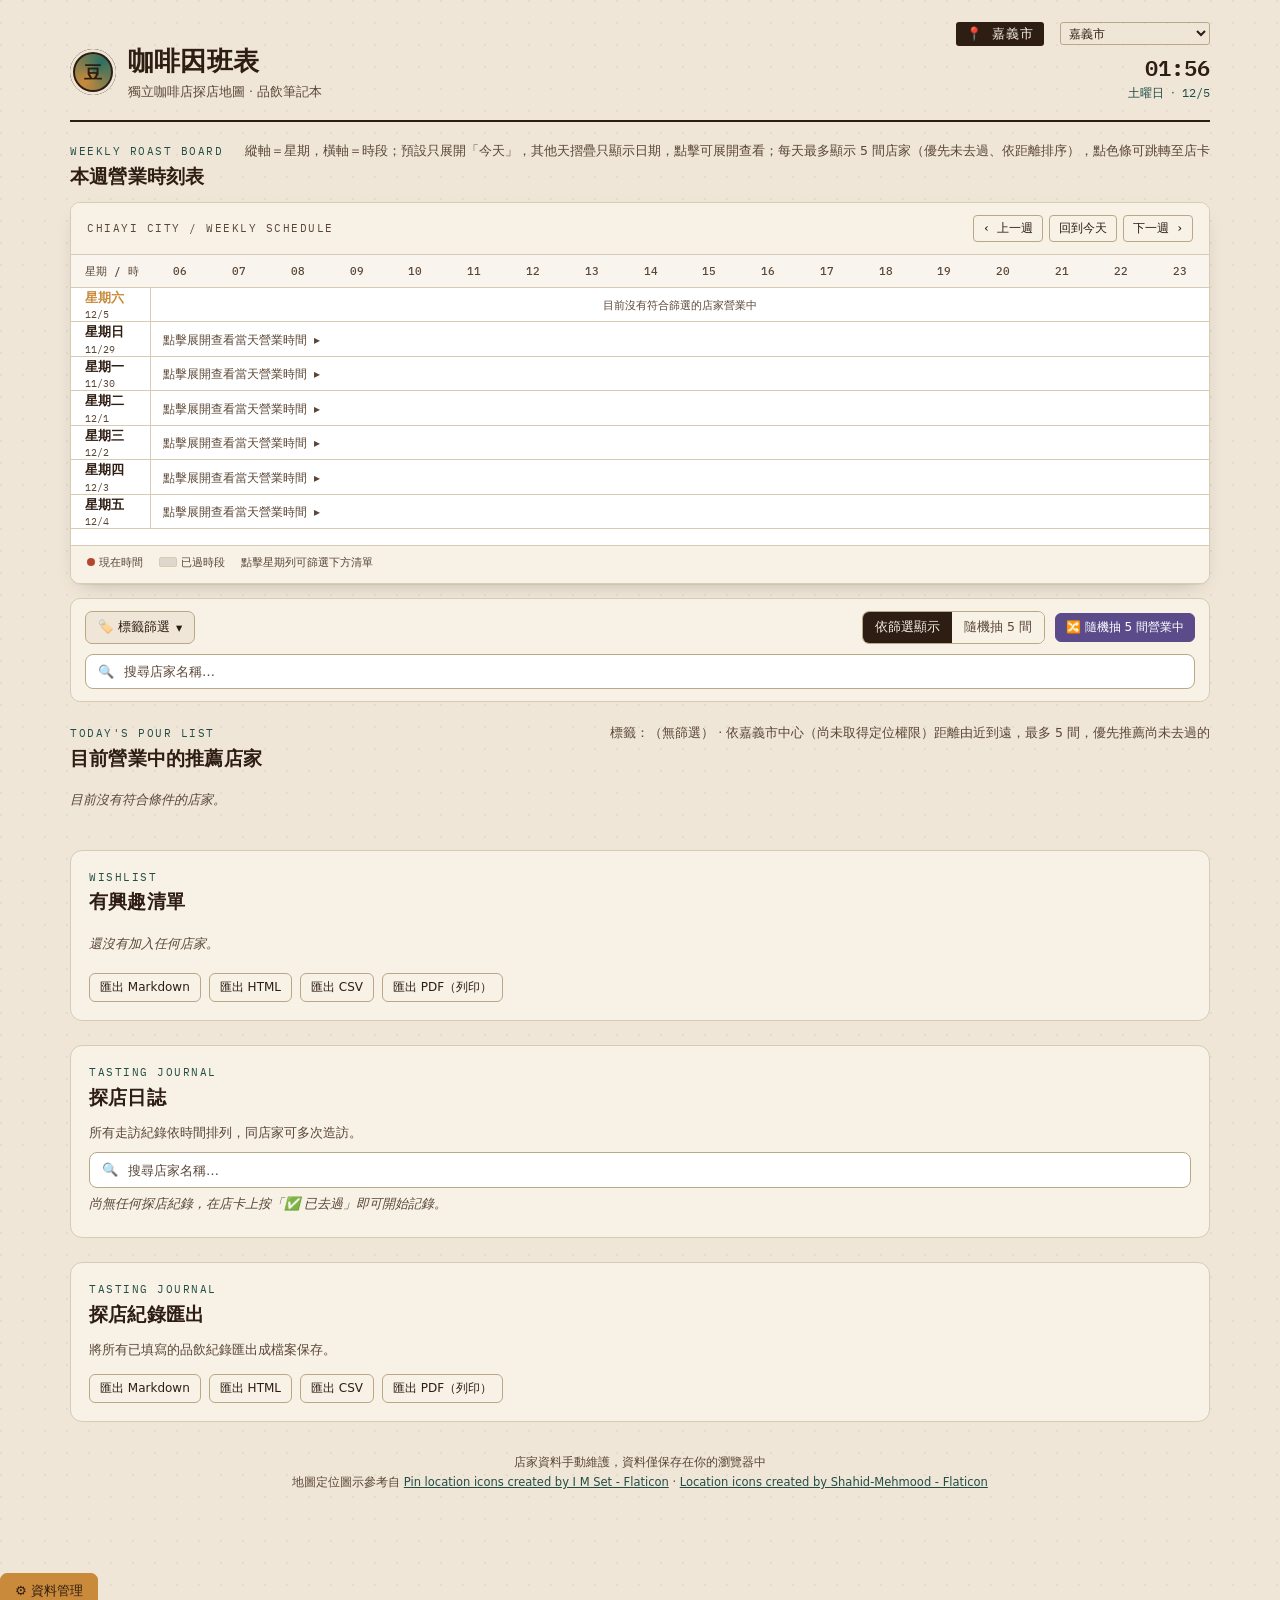
<file: index.html>
<!DOCTYPE html>
<html lang="zh-Hant">
<head>
<meta charset="UTF-8"/>
<meta name="viewport" content="width=device-width, initial-scale=1"/>
<title>咖啡因班表｜嘉義獨立咖啡店探店地圖</title>
<link rel="preconnect" href="https://fonts.googleapis.com">
<link href="https://fonts.googleapis.com/css2?family=Fraunces:ital,opsz,wght@0,9..144,400;0,9..144,600;0,9..144,700;1,9..144,500&family=IBM+Plex+Sans+TC:wght@400;500;600;700&family=IBM+Plex+Mono:wght@400;500;600&display=swap" rel="stylesheet">

<!--
  網站結構說明：
  這個網站刻意拆成「資料」「網站骨架／邏輯」「風味輪／雷達圖／表單元件」三種可分開更新的部分：
    data/shops.json            — 店家資料，手動用新的 Google Sheet 匯出結果覆蓋即可
    data/tag-taxonomy.json     — 標籤三分類（沖煮／餐點／服務裝潢），手動維護
    skills/radar-chart/        — 雷達圖元件（軸的項目由 assets/radar-axes.config.json 決定）※實際被下面的
                                  tasting-record-form 設定檔取代（見 app.js 的 loadExternalConfig）
    skills/tasting-record-form/— 品飲紀錄表單元件（欄位由 assets/tasting-form-fields.json 決定，
                                  其中 radar-axis 類型欄位會自動同時變成雷達圖的軸）
    skills/sca-flavor-wheel/   — 風味輪元件（SCA 官方風味輪資料，中文化）
    js/app.js                  — 網站骨架／互動邏輯，開機時 fetch 上面幾份設定檔組裝起來
  想個別調整哪一部分，直接改對應的檔案即可，不需要動到其他部分。
-->

<link rel="stylesheet" href="css/theme.css">
<link rel="stylesheet" href="css/layout.css">
<link rel="stylesheet" href="css/modal.css">
<link rel="stylesheet" href="skills/sca-flavor-wheel/assets/flavor-wheel.css">
</head>
<body>

<div class="app">
  <div class="topbar">
    <div class="brand"><div class="brand-mark">豆</div><div><h1>咖啡因班表</h1><p>獨立咖啡店探店地圖 ‧ 品飲筆記本</p></div></div>
    <div class="locale-badge">
      <span class="city">📍 <span id="cityLabel">嘉義市</span></span>
      <select id="citySelect"><option value="嘉義市">嘉義市</option><option value="_soon" disabled>其他縣市（即將推出）</option></select>
      <div class="now" id="nowClock">--:--<span id="nowDate">----</span></div>
    </div>
  </div>

  <div class="section-head">
    <div><span class="eyebrow">Weekly Roast Board</span><h2>本週營業時刻表</h2></div>
    <div class="hint">縱軸＝星期，橫軸＝時段；預設只展開「今天」，其他天摺疊只顯示日期，點擊可展開查看；每天最多顯示 5 間店家（優先未去過、依距離排序），點色條可跳轉至店卡</div>
  </div>

  <div class="board-wrap">
    <div class="board-top-bar">
      <span class="label">Chiayi City / Weekly Schedule</span>
      <div class="week-nav">
        <button id="weekPrev">‹ 上一週</button>
        <button id="weekToday">回到今天</button>
        <button id="weekNext">下一週 ›</button>
      </div>
    </div>
    <div class="gantt-scroll" id="ganttScroll"><table class="gantt-table" id="ganttTable"></table></div>
    <div class="board-selected-line" id="selectedLine"></div>
    <div class="board-footer">
      <span class="legend-item"><span class="now-dot"></span> 現在時間</span>
      <span class="legend-item"><span class="past-swatch"></span> 已過時段</span>
      <span>點擊星期列可篩選下方清單</span>
    </div>
  </div>

  <div class="controls" id="controlsPanel"></div>
  <div class="section-head"><div><span class="eyebrow">Today's Pour List</span><h2 id="cardsTitle">探店清單</h2></div><div class="hint" id="cardsHint"></div></div>
  <div class="cards-grid" id="shopCards"></div>

  <div class="interest-panel">
    <div class="section-head"><div><span class="eyebrow">Wishlist</span><h2>有興趣清單</h2></div></div>
    <div class="interest-strip" id="interestStrip"></div>
    <div class="export-row">
      <button class="btn ghost small" data-export="interest" data-fmt="md">匯出 Markdown</button>
      <button class="btn ghost small" data-export="interest" data-fmt="html">匯出 HTML</button>
      <button class="btn ghost small" data-export="interest" data-fmt="csv">匯出 CSV</button>
      <button class="btn ghost small" data-export="interest" data-fmt="pdf">匯出 PDF（列印）</button>
    </div>
  </div>
  <div class="records-panel" id="journalPanel">
    <div class="section-head"><div><span class="eyebrow">Tasting Journal</span><h2>探店日誌</h2></div></div>
    <p class="hint" style="margin-bottom:10px;">所有走訪紀錄依時間排列，同店家可多次造訪。</p>
    <div class="search-row">
      <span class="search-icon">🔍</span>
      <input type="text" id="journalSearchInput" placeholder="搜尋店家名稱…"/>
      <button class="search-clear-btn" id="clearJournalSearch" style="display:none;">✕</button>
    </div>
    <div id="journalTimeline"></div>
  </div>

  <div class="records-panel">
    <div class="section-head"><div><span class="eyebrow">Tasting Journal</span><h2>探店紀錄匯出</h2></div></div>
    <p class="hint">將所有已填寫的品飲紀錄匯出成檔案保存。</p>
    <div class="export-row">
      <button class="btn ghost small" data-export="records" data-fmt="md">匯出 Markdown</button>
      <button class="btn ghost small" data-export="records" data-fmt="html">匯出 HTML</button>
      <button class="btn ghost small" data-export="records" data-fmt="csv">匯出 CSV</button>
      <button class="btn ghost small" data-export="records" data-fmt="pdf">匯出 PDF（列印）</button>
    </div>
  </div>
  <footer class="credit">店家資料手動維護，資料僅保存在你的瀏覽器中<br>
    地圖定位圖示參考自 <a href="https://www.flaticon.com/free-icons/pin-location" title="pin location icons" target="_blank" rel="noopener">Pin location icons created by I M Set - Flaticon</a>
    ‧ <a href="https://www.flaticon.com/free-icons/location" title="location icons" target="_blank" rel="noopener">Location icons created by Shahid-Mehmood - Flaticon</a>
  </footer>
</div>

<button class="btn gold data-panel-toggle" id="dataPanelToggle">⚙ 資料管理</button>
<div class="data-panel" id="dataPanel" style="display:none;">
  <h3>資料匯入 / 重設</h3>
  <p>貼上 JSON 陣列覆蓋店家資料（欄位含 <code>city</code>、<code>mapUrl</code>）。正式更新請直接覆蓋 <code>data/shops.json</code> 並重新部署；這裡的匯入只影響你自己瀏覽器裡暫存的資料。</p>
  <textarea id="importText"></textarea>
  <div style="display:flex;gap:8px;margin-top:8px;"><button class="btn small" id="importBtn">套用匯入</button><button class="btn ghost small" id="resetBtn">重設為預設資料</button></div>
</div>
<div id="modalRoot"></div><div id="confirmRoot"></div><div id="recordViewerRoot"></div>
<div class="bar-tooltip" id="barTooltip"></div>

<!-- 元件 skill（需在 app.js 之前載入，app.js 會用到這些全域物件） -->
<script src="skills/radar-chart/assets/radar-chart.js"></script>
<script src="skills/tasting-record-form/assets/tasting-record-form.js"></script>
<script src="skills/sca-flavor-wheel/assets/flavor-wheel.js"></script>

<!-- 網站骨架／互動邏輯：開機時會 fetch data/*.json 與 skills/*/assets/*.json 組裝 -->
<script src="js/app.js"></script>
</body>
</html>
</file>
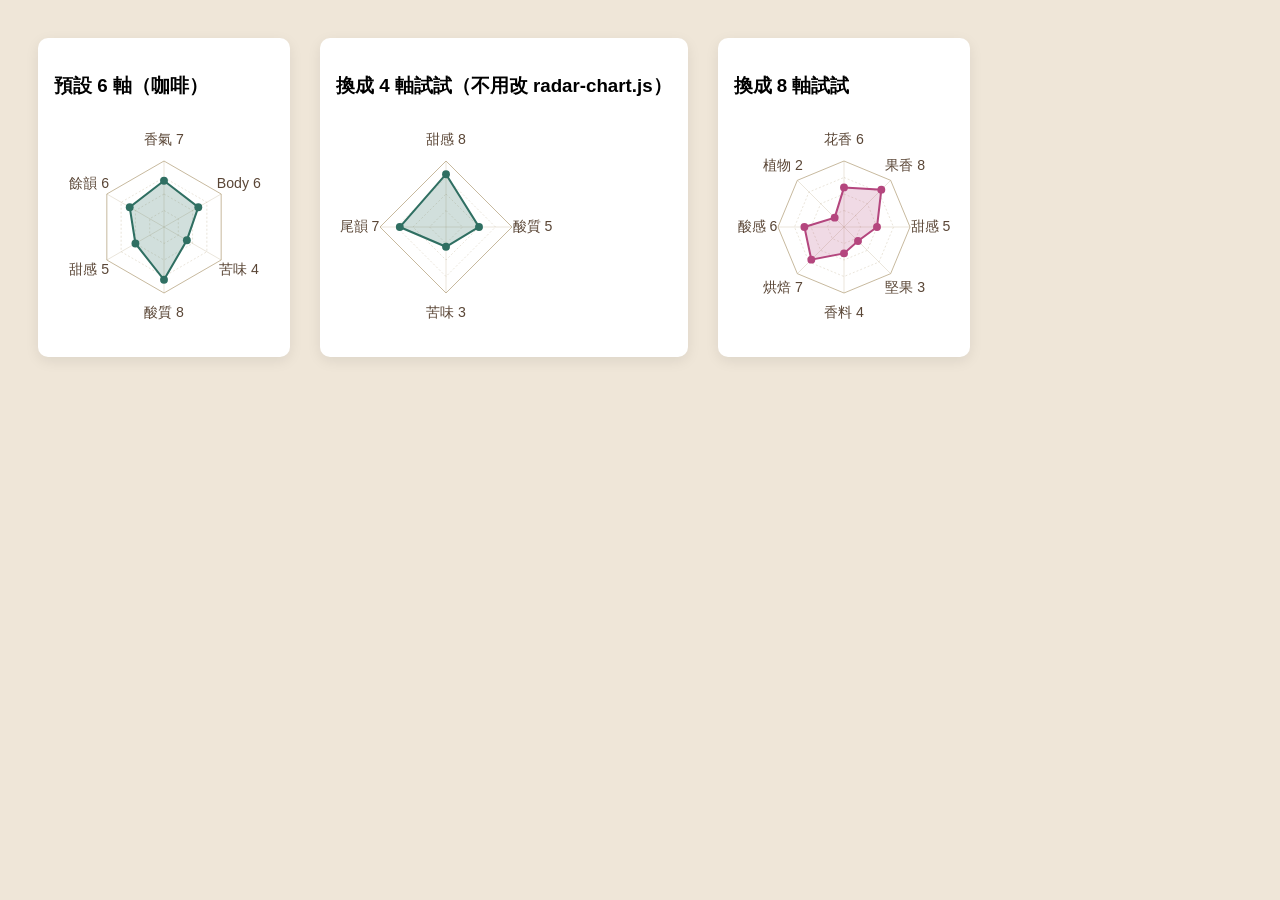
<file: skills/radar-chart/assets/demo.html>
<!DOCTYPE html>
<html lang="zh-Hant">
<head>
<meta charset="UTF-8"/>
<title>RadarChart demo</title>
<style>body{font-family:sans-serif;background:#EFE6D8;padding:30px;display:flex;gap:30px;flex-wrap:wrap;}
.card{background:#fff;border-radius:10px;padding:16px;box-shadow:0 4px 14px rgba(0,0,0,.08);}
</style>
</head>
<body>
<div class="card">
  <h3>預設 6 軸（咖啡）</h3>
  <div id="wrap6"></div>
</div>
<div class="card">
  <h3>換成 4 軸試試（不用改 radar-chart.js）</h3>
  <div id="wrap4"></div>
</div>
<div class="card">
  <h3>換成 8 軸試試</h3>
  <div id="wrap8"></div>
</div>

<script src="radar-chart.js"></script>
<script>
fetch('radar-axes.config.json').then(r=>r.json()).then(cfg=>{
  const values = {aroma:7, body:6, bitterness:4, acidity:8, sweetness:5, aftertaste:6};
  document.getElementById('wrap6').innerHTML = RadarChart.render(cfg.axes, values, {size:220});
});

const axes4 = [
  {key:'a', label:'甜感', max:10},
  {key:'b', label:'酸質', max:10},
  {key:'c', label:'苦味', max:10},
  {key:'d', label:'尾韻', max:10}
];
document.getElementById('wrap4').innerHTML = RadarChart.render(axes4, {a:8,b:5,c:3,d:7}, {size:220});

const axes8 = [
  {key:'a',label:'花香',max:10},{key:'b',label:'果香',max:10},{key:'c',label:'甜感',max:10},
  {key:'d',label:'堅果',max:10},{key:'e',label:'香料',max:10},{key:'f',label:'烘焙',max:10},
  {key:'g',label:'酸感',max:10},{key:'h',label:'植物',max:10}
];
document.getElementById('wrap8').innerHTML = RadarChart.render(axes8, {a:6,b:8,c:5,d:3,e:4,f:7,g:6,h:2}, {size:220, strokeColor:'#B4467E', fillColor:'rgba(180,70,126,.2)'});
</script>
</body>
</html>
</file>
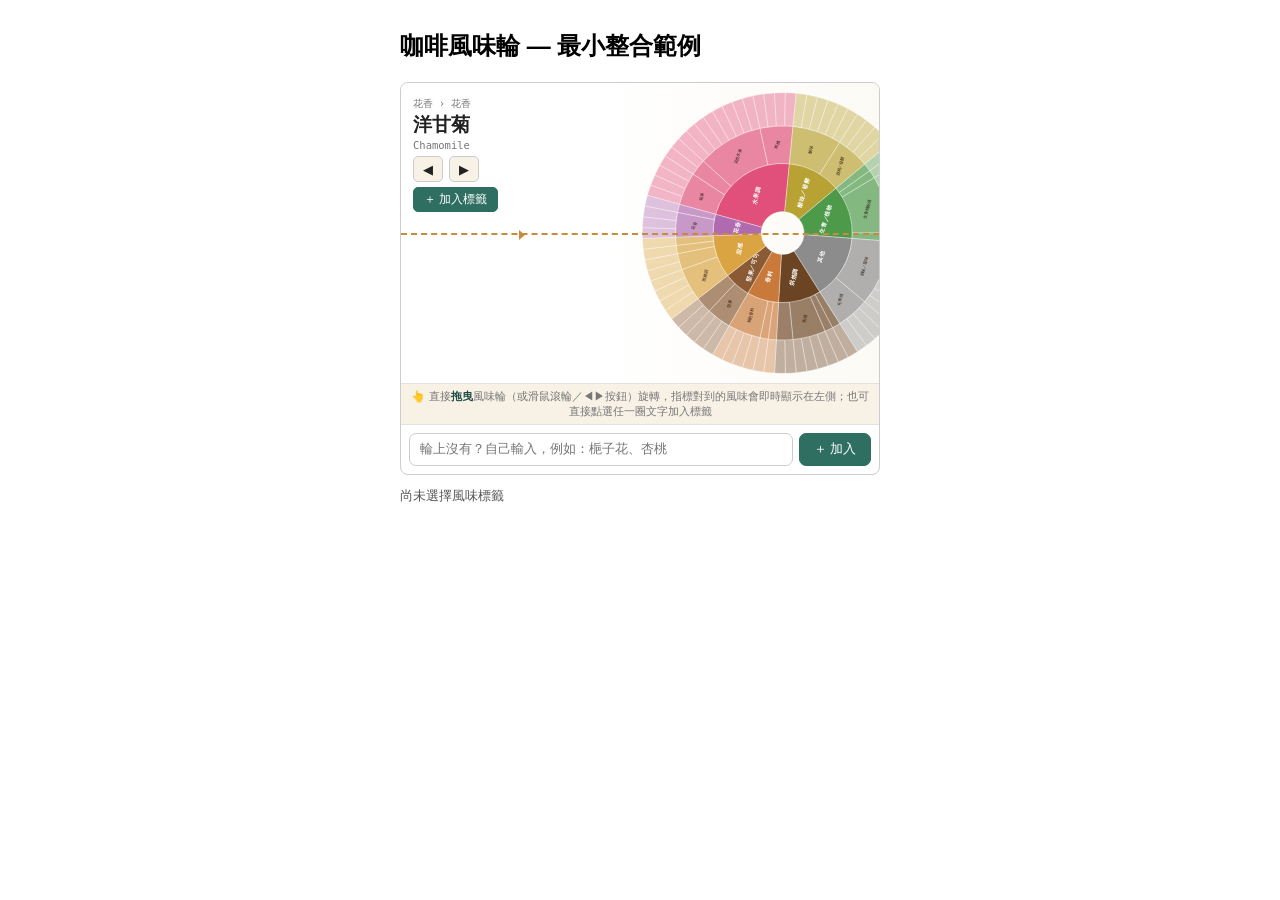
<file: skills/sca-flavor-wheel/assets/demo.html>
<!DOCTYPE html>
<html lang="zh-Hant">
<head>
<meta charset="UTF-8"/>
<meta name="viewport" content="width=device-width, initial-scale=1"/>
<title>FlavorWheel 最小整合範例</title>
<link href="flavor-wheel.css" rel="stylesheet"/>
<style>
  body{max-width:480px;margin:30px auto;font-family:sans-serif;padding:0 14px;}
  #tagRow{margin-top:12px;font-size:13px;color:#555;min-height:20px;}
  .tag{display:inline-flex;align-items:center;gap:4px;background:#eee;border-radius:999px;padding:3px 6px 3px 10px;margin:2px;font-size:12px;cursor:pointer;}
  .tag:hover{background:#fde8e8;}
  .tag .x{opacity:.55;font-size:11px;}
</style>
</head>
<body>
  <h2>咖啡風味輪 — 最小整合範例</h2>
  <div id="wheelContainer"></div>
  <div id="tagRow"></div>

<script src="flavor-wheel.js"></script>
<script>
  // 外部自己維護的標籤狀態（實務上這通常是某筆表單/紀錄的一個欄位）
  let myTags = [];

  function renderTagRow(){
    document.getElementById('tagRow').innerHTML = myTags.length
      ? myTags.map(t => `<span class="tag" data-tag="${t}">#${t}<span class="x">✕</span></span>`).join('')
      : '尚未選擇風味標籤';
  }
  document.getElementById('tagRow').addEventListener('click', (e) => {
    const el = e.target.closest('[data-tag]');
    if (!el) return;
    const i = myTags.indexOf(el.getAttribute('data-tag'));
    if (i !== -1) myTags.splice(i, 1);
    renderTagRow();
    wheel.refresh(); // 標籤是在輪盤外部被移除的，呼叫 refresh() 讓輪盤同步高亮狀態
  });

  const wheel = FlavorWheel.create(document.getElementById('wheelContainer'), {
    getTags: () => myTags,                 // 讓元件知道目前哪些細項該顯示為「已選」
    startCategory: '花香',                  // 初始指標指向的大分類（選填）
    onToggle: (leaf) => {                   // 使用者點擊細項／按下「加入標籤」時觸發
      const idx = myTags.indexOf(leaf.zh);
      if (idx === -1) myTags.push(leaf.zh); else myTags.splice(idx, 1);
      renderTagRow();
      // 如果 myTags 是在元件之外被改的（例如刪除按鈕在別處），改完後呼叫 wheel.refresh() 讓輪盤同步
    }
  });

  window.wheel = wheel; // 方便除錯／外部呼叫 wheel.refresh()
  renderTagRow();
</script>
</body>
</html>
</file>
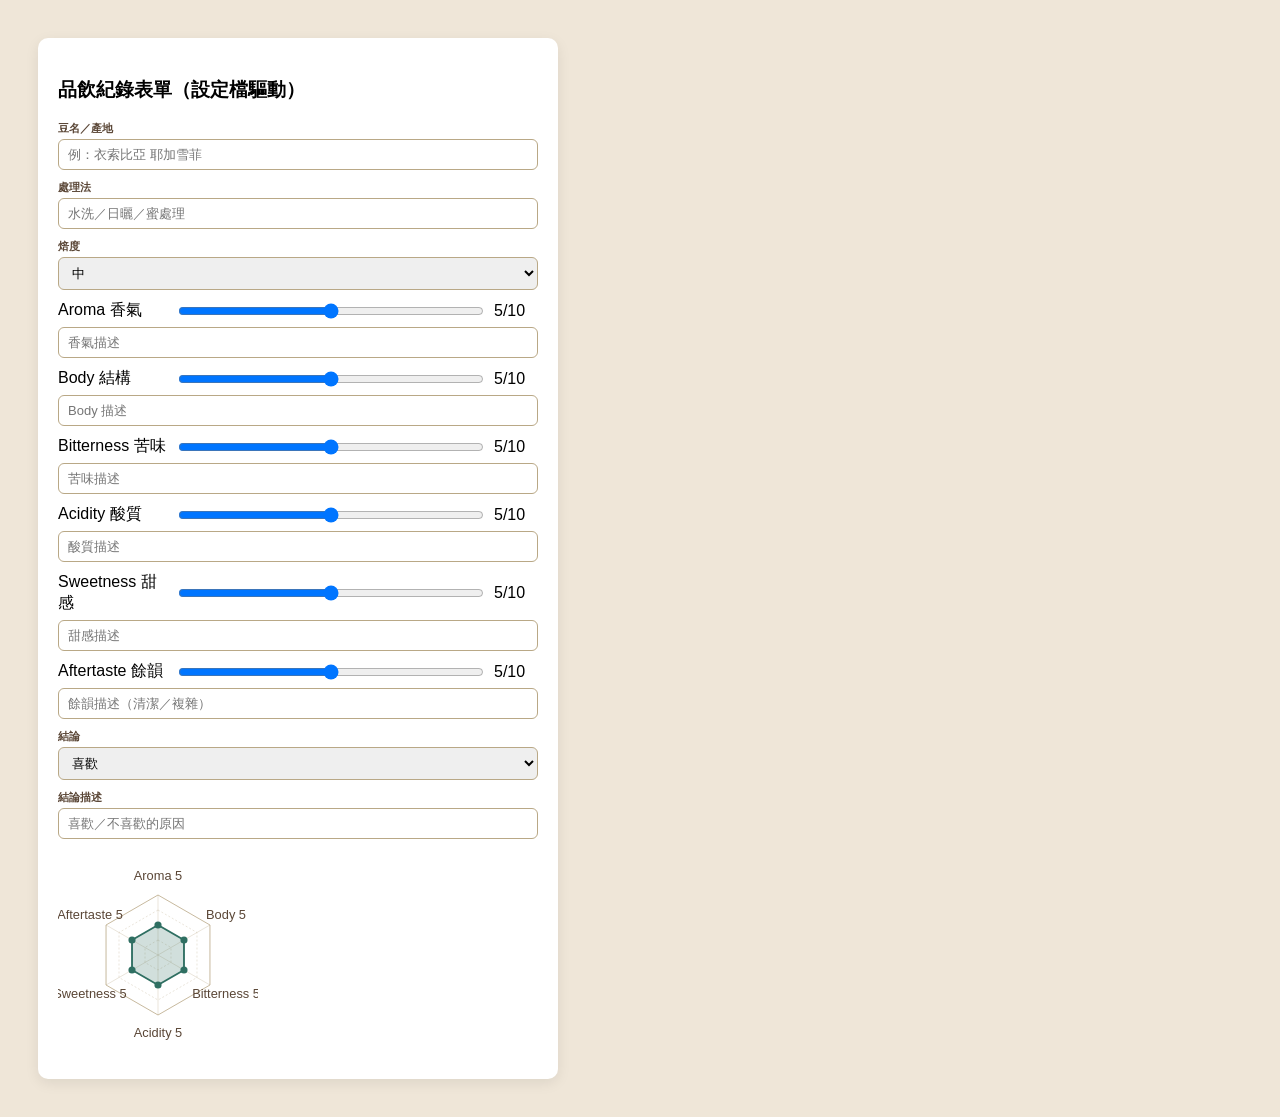
<file: skills/tasting-record-form/assets/demo.html>
<!DOCTYPE html>
<html lang="zh-Hant">
<head>
<meta charset="UTF-8"/>
<title>TastingForm demo</title>
<style>
body{font-family:sans-serif;background:#EFE6D8;padding:30px;}
.card{background:#fff;border-radius:10px;padding:20px;max-width:480px;box-shadow:0 4px 14px rgba(0,0,0,.08);}
.field{margin-bottom:10px;}
.field label{display:block;font-size:11px;font-weight:600;color:#5A4636;margin-bottom:3px;text-transform:uppercase;}
.field input,.field select{width:100%;border:1px solid #B9A886;border-radius:6px;padding:7px 9px;font-size:13px;box-sizing:border-box;}
.slider-field{display:grid;grid-template-columns:110px 1fr 44px;align-items:center;gap:8px;margin-bottom:6px;}
#radarOut{margin-top:16px;}
</style>
</head>
<body>
<div class="card">
  <h3>品飲紀錄表單（設定檔驅動）</h3>
  <div id="formMount"></div>
  <div id="radarOut"></div>
</div>

<script src="../../radar-chart/assets/radar-chart.js"></script>
<script src="tasting-record-form.js"></script>
<script>
fetch('tasting-form-fields.json').then(r=>r.json()).then(config=>{
  const entry = TastingForm.emptyEntry(config);
  const mount = document.getElementById('formMount');
  mount.innerHTML = TastingForm.fieldsHTML(config, entry);

  const axes = TastingForm.deriveRadarAxes(config);
  function redrawRadar(){
    const vals = TastingForm.readRadarValues(config, mount);
    document.getElementById('radarOut').innerHTML = RadarChart.render(axes, vals, {size:200});
  }
  redrawRadar();
  mount.addEventListener('input', function(e){
    const out = mount.querySelector(`[data-out="${e.target.getAttribute('data-field')}"]`);
    if(out) out.textContent = e.target.value + '/' + e.target.max;
    redrawRadar();
  });
});
</script>
</body>
</html>
</file>
<file: css/theme.css>
:root{
  --paper:#EFE6D8;--paper-2:#F7F1E6;--ink:#2E1D12;--ink-soft:#5A4636;
  --line:#D8CBB4;--line-strong:#B9A886;
  --teal:#2F6F62;--teal-dark:#204E45;
  --gold:#C98A3B;--gold-soft:#E8C696;--red:#B4482F;
  --card-shadow:0 1px 0 rgba(46,29,18,.05),0 8px 20px -12px rgba(46,29,18,.35);
}
*{box-sizing:border-box;}html,body{margin:0;padding:0;}
body{background:var(--paper);background-image:radial-gradient(circle at 1px 1px,rgba(46,29,18,.05) 1px,transparent 0);background-size:22px 22px;color:var(--ink);font-family:'IBM Plex Sans TC',system-ui,sans-serif;line-height:1.5;-webkit-font-smoothing:antialiased;}
h1,h2,h3{font-family:'Fraunces',serif;margin:0;letter-spacing:.2px;}
.mono{font-family:'IBM Plex Mono',monospace;}
a{color:inherit;}button{font-family:inherit;cursor:pointer;}
.app{max-width:1180px;margin:0 auto;padding:20px 20px 80px;}
</file>
<file: css/layout.css>
/* Topbar */
.topbar{display:flex;align-items:flex-end;justify-content:space-between;flex-wrap:wrap;gap:14px;padding-bottom:18px;margin-bottom:20px;border-bottom:2px solid var(--ink);}
.brand{display:flex;align-items:center;gap:12px;}
.brand-mark{width:46px;height:46px;border-radius:50%;background:conic-gradient(from 220deg,var(--gold),var(--teal),var(--gold));display:flex;align-items:center;justify-content:center;box-shadow:inset 0 0 0 3px var(--paper),inset 0 0 0 5px var(--ink);font-family:'Fraunces',serif;font-weight:700;color:var(--ink);font-size:18px;}
.brand h1{font-size:26px;font-weight:700;}
.brand p{margin:2px 0 0;font-size:12.5px;color:var(--ink-soft);}
.locale-badge{text-align:right;font-family:'IBM Plex Mono',monospace;}
.locale-badge .city{font-size:13px;background:var(--ink);color:var(--paper-2);padding:3px 10px 4px;border-radius:3px;letter-spacing:1px;}
.locale-badge select{font-family:inherit;font-size:12px;margin-left:6px;background:transparent;border:1px solid var(--line-strong);border-radius:3px;color:var(--ink);padding:2px 4px;}
.locale-badge .now{font-size:22px;font-weight:600;margin-top:6px;}
.locale-badge .now span{color:var(--teal-dark);font-size:12px;display:block;font-weight:400;}

.section-head{display:flex;align-items:baseline;justify-content:space-between;gap:12px;margin-bottom:12px;flex-wrap:wrap;}
.section-head h2{font-size:19px;}
.eyebrow{font-family:'IBM Plex Mono',monospace;font-size:11px;letter-spacing:1.5px;text-transform:uppercase;color:var(--teal-dark);display:block;margin-bottom:2px;}
.hint{font-size:12.5px;color:var(--ink-soft);}

/* ===== GANTT (white bg) ===== */
.board-wrap{background:#fff;border-radius:10px;padding:0;box-shadow:var(--card-shadow);margin-bottom:14px;border:1px solid var(--line);overflow:hidden;}
.board-top-bar{display:flex;justify-content:space-between;align-items:center;padding:12px 16px;gap:10px;flex-wrap:wrap;border-bottom:1px solid var(--line);background:var(--paper-2);}
.board-top-bar .label{color:var(--ink-soft);font-family:'IBM Plex Mono',monospace;font-size:11px;letter-spacing:1.5px;text-transform:uppercase;}
.week-nav{display:flex;gap:6px;align-items:center;}
.week-nav button{background:transparent;border:1px solid var(--line-strong);color:var(--ink);border-radius:4px;padding:4px 9px;font-size:12px;font-family:'IBM Plex Mono',monospace;}
.week-nav button:hover{background:var(--paper);}

.gantt-scroll{overflow-x:auto;-webkit-overflow-scrolling:touch;cursor:grab;touch-action:pan-x;}
.gantt-scroll.gantt-dragging{cursor:grabbing;user-select:none;}
.gantt-scroll.gantt-dragging *{cursor:grabbing;}
.gantt-table{border-collapse:separate;border-spacing:0;width:100%;min-width:780px;font-family:'IBM Plex Mono',monospace;}
.gantt-table th{font-size:11px;font-weight:500;color:var(--ink-soft);padding:8px 0;text-align:center;box-shadow:inset 0 -1px 0 var(--line);background:#f9f5ee;}
.gantt-table th.corner{text-align:left;padding-left:14px;width:80px;min-width:80px;position:sticky;left:0;z-index:9;background:#f9f5ee;}
.gantt-table th.now-hour{color:var(--gold);font-weight:700;}

.gantt-table td.day-label{
  font-size:13px;font-weight:600;color:var(--ink);padding:0 14px;
  box-shadow:inset 0 -1px 0 var(--line), inset -1px 0 0 var(--line);
  background:#fff;position:sticky;left:0;z-index:8;vertical-align:middle;
  cursor:pointer;user-select:none;white-space:nowrap;
}
.gantt-table td.day-label.today{color:var(--gold);}
.gantt-table td.day-label.selected{background:var(--paper-2);}
.gantt-table td.day-label .day-date{display:block;font-size:10px;font-weight:400;color:var(--ink-soft);}

.gantt-table td.bar-cell{
  position:relative;padding:0;box-shadow:inset 0 -1px 0 var(--line);height:1px;/* trick for abs children */
}
.bar-container{position:relative;width:100%;}
.gantt-table td.bar-cell.collapsed-day{cursor:pointer;}
.collapsed-hint{display:flex;align-items:center;padding-left:12px;color:var(--ink-soft);font-size:11.5px;font-family:'IBM Plex Mono',monospace;transition:background .12s;}
.gantt-table td.bar-cell.collapsed-day:hover .collapsed-hint{background:var(--paper-2);color:var(--teal-dark);}

/* past overlay */
.past-overlay{position:absolute;top:0;bottom:0;left:0;background:rgba(46,29,18,.07);z-index:1;pointer-events:none;}

/* now line */
.now-marker{position:absolute;top:-2px;bottom:-2px;width:2px;background:var(--red);z-index:6;pointer-events:none;}
.now-marker.now-marker-ref{background:var(--gold);opacity:.6;}
.now-marker.now-marker-ref::before{background:var(--gold);}
.now-marker::before{content:'';position:absolute;top:-5px;left:-4px;width:10px;height:10px;border-radius:50%;background:var(--red);}

/* bars */
.shop-bar{
  position:absolute;height:6px;border-radius:3px;cursor:pointer;z-index:2;
  transition:height .1s,margin-top .1s,opacity .12s;
}
.shop-bar:hover{height:10px;margin-top:-2px;z-index:4;box-shadow:0 0 0 2px rgba(0,0,0,.15);}

/* 8 bar colors */
.bar-c0{background:#2F6F62;}.bar-c1{background:#C98A3B;}.bar-c2{background:#6B4C8A;}.bar-c3{background:#E06050;}
.bar-c4{background:#2a80c0;}.bar-c5{background:#8a6530;}.bar-c6{background:#30855a;}.bar-c7{background:#c05088;}
/* matching dots */
.color-dot{display:inline-block;width:10px;height:10px;border-radius:50%;margin-right:6px;vertical-align:middle;flex-shrink:0;}
.dot-c0{background:#2F6F62;}.dot-c1{background:#C98A3B;}.dot-c2{background:#6B4C8A;}.dot-c3{background:#E06050;}
.dot-c4{background:#2a80c0;}.dot-c5{background:#8a6530;}.dot-c6{background:#30855a;}.dot-c7{background:#c05088;}

.board-footer{padding:8px 16px 12px;font-size:11px;color:var(--ink-soft);font-family:'IBM Plex Mono',monospace;display:flex;gap:16px;flex-wrap:wrap;align-items:center;border-top:1px solid var(--line);background:var(--paper-2);}
.board-footer .legend-item{display:flex;align-items:center;gap:4px;}
.board-footer .now-dot{width:8px;height:8px;border-radius:50%;background:var(--red);}
.board-footer .past-swatch{width:18px;height:10px;border-radius:2px;background:rgba(46,29,18,.12);border:1px solid var(--line);}
.board-selected-line{padding:6px 16px 10px;font-size:12.5px;color:var(--ink);font-family:'IBM Plex Mono',monospace;background:#fff;}
.board-selected-line b{color:var(--teal-dark);}
.board-selected-line button{background:none;border:1px solid var(--line-strong);color:var(--ink);border-radius:4px;padding:2px 8px;font-size:11px;margin-left:8px;}

/* Controls */
.controls{margin-bottom:22px;background:var(--paper-2);border:1px solid var(--line);border-radius:10px;padding:12px 14px;}
.controls-top-row{display:flex;align-items:center;gap:10px;flex-wrap:wrap;}
.tag-filter-toggle{border:1px solid var(--line-strong);background:var(--paper);color:var(--ink);border-radius:7px;padding:7px 12px;font-size:12.5px;display:flex;align-items:center;gap:6px;}
.search-row{display:flex;align-items:center;gap:8px;margin-top:10px;background:#fff;border:1px solid var(--line-strong);border-radius:8px;padding:7px 12px;}
.search-row .search-icon{font-size:13px;color:var(--ink-soft);flex-shrink:0;}
.search-row input{flex:1;border:none;outline:none;font-size:13px;font-family:inherit;color:var(--ink);background:transparent;}
.search-row input::placeholder{color:var(--ink-soft);}
.search-clear-btn{flex-shrink:0;border:none;background:var(--paper);color:var(--ink-soft);border-radius:50%;width:20px;height:20px;font-size:11px;cursor:pointer;}
.search-clear-btn:hover{background:var(--gold-soft);color:var(--ink);}
.tag-filter-toggle:hover{background:#fff;}
.active-count{color:var(--teal-dark);font-weight:600;}
.tag-filter-body{display:flex;flex-direction:column;gap:8px;margin-top:12px;padding-top:12px;border-top:1px dashed var(--line-strong);}
.tag-category-group{background:var(--paper);border-radius:8px;overflow:hidden;}
.tag-category-header{width:100%;display:flex;align-items:center;justify-content:space-between;padding:8px 12px;font-size:12.5px;font-weight:600;background:transparent;border:1px solid var(--line-strong);border-radius:8px;}
.tag-category-header:hover{background:#fff;}
.tag-category-header.tag-cat-brew{color:#8a5f22;border-color:#C98A3B;}
.tag-category-header.tag-cat-food{color:#8a3560;border-color:#B4467E;}
.tag-category-header.tag-cat-service{color:#204e45;border-color:#2F6F62;}
.tag-cat-count{font-weight:400;color:var(--ink-soft);font-size:11px;}
.tag-category-body{display:flex;flex-wrap:wrap;gap:6px;padding:10px 4px 2px;}
.tag-chip{border:1px solid var(--line-strong);background:transparent;color:var(--ink-soft);border-radius:999px;padding:5px 12px;font-size:12.5px;transition:all .15s;}
.tag-chip.tag-cat-brew{border-color:#C98A3B;color:#8a5f22;}
.tag-chip.tag-cat-brew.active{background:#C98A3B;border-color:#C98A3B;color:#fff;}
.tag-chip.tag-cat-food{border-color:#B4467E;color:#8a3560;}
.tag-chip.tag-cat-food.active{background:#B4467E;border-color:#B4467E;color:#fff;}
.tag-chip.tag-cat-service{border-color:#2F6F62;color:#204e45;}
.tag-chip.tag-cat-service.active{background:#2F6F62;border-color:#2F6F62;color:#fff;}
.tag-chip.active{background:var(--teal);border-color:var(--teal);color:#fff;}
.spacer{flex:1;}
.btn{border:1px solid var(--ink);background:var(--ink);color:var(--paper-2);border-radius:7px;padding:8px 14px;font-size:13px;font-weight:500;}
.btn:hover{background:#43301f;}
.btn.ghost{background:transparent;color:var(--ink);border-color:var(--line-strong);}
.btn.ghost:hover{background:var(--paper);}
.btn.gold{background:var(--gold);border-color:var(--gold);color:#2E1D12;}
.btn.action-btn{background:#5B4B8A;border-color:#5B4B8A;color:#fff;}
.btn.action-btn:hover{background:#493a70;}
.btn.small{padding:5px 10px;font-size:12px;border-radius:6px;}
.btn.danger{background:var(--red);border-color:var(--red);color:#fff;}
.view-toggle{display:flex;border:1px solid var(--line-strong);border-radius:7px;overflow:hidden;}
.view-toggle button{background:var(--paper-2);border:none;padding:7px 12px;font-size:12.5px;color:var(--ink-soft);}
.view-toggle button.active{background:var(--ink);color:var(--paper-2);}

/* Shop Cards */
.cards-grid{display:grid;grid-template-columns:repeat(auto-fill,minmax(300px,1fr));gap:16px;margin-bottom:34px;}
.shop-card{background:var(--paper-2);border:1px solid var(--line);border-radius:12px;padding:16px;box-shadow:var(--card-shadow);display:flex;flex-direction:column;gap:9px;position:relative;transition:outline .3s;}
.shop-card .status-pill{position:absolute;top:14px;right:14px;font-size:10.5px;font-family:'IBM Plex Mono',monospace;padding:3px 8px;border-radius:999px;letter-spacing:.5px;}
.card-topright{position:absolute;top:14px;right:14px;display:flex;flex-direction:column;align-items:flex-end;gap:4px;}
.google-rating-badge{font-size:11px;font-family:'IBM Plex Mono',monospace;background:#fff;border:1px solid var(--gold);color:var(--ink);padding:2px 8px;border-radius:999px;white-space:nowrap;}
.google-rating-badge b{color:var(--gold);}
.shop-card-header{cursor:pointer;display:flex;align-items:center;gap:6px;padding-right:80px;min-width:0;}
.shop-card-header h3{font-size:18px;margin:0;white-space:nowrap;overflow:hidden;text-overflow:ellipsis;min-width:0;}
.expand-toggle{font-size:11px;color:var(--teal-dark);text-decoration:underline;background:none;border:none;padding:0;margin-top:2px;}
.collapsed-lines{font-size:12.5px;color:var(--ink-soft);display:flex;flex-direction:column;gap:2px;}
.status-pill.open{background:#DDEEE7;color:var(--teal-dark);border:1px solid var(--teal);}
.status-pill.closed{background:#F1E4DC;color:var(--red);border:1px solid var(--red);}
.shop-meta{font-size:12.5px;color:var(--ink-soft);display:flex;flex-direction:column;gap:3px;}
.shop-meta a{text-decoration:none;}
.shop-meta .row{display:flex;gap:6px;align-items:flex-start;}
.tags-row{display:flex;flex-wrap:wrap;gap:5px;}
.tag-pill{background:var(--paper);border:1px solid var(--line-strong);border-radius:999px;padding:2px 9px;font-size:11px;color:var(--ink-soft);}
.tag-pill.tag-cat-brew{background:#FBEEDB;border-color:#C98A3B;color:#8a5f22;}
.tag-pill.tag-cat-food{background:#F9E4EF;border-color:#B4467E;color:#8a3560;}
.tag-pill.tag-cat-service{background:#E1EFEA;border-color:#2F6F62;color:#204e45;}
.hours-line{font-family:'IBM Plex Mono',monospace;font-size:12.5px;background:var(--paper);border:1px dashed var(--line-strong);padding:5px 8px;border-radius:6px;}
.closure-day-line{font-family:'IBM Plex Mono',monospace;font-size:11.5px;color:var(--ink-soft);padding:2px 2px 0;}
.closure-warn{display:flex;align-items:center;gap:5px;font-size:11.5px;color:var(--red);background:#F9EDE6;border:1px solid #E0C5B4;border-radius:6px;padding:5px 9px;}
.extra-note-block{display:flex;align-items:flex-start;gap:6px;font-size:11.5px;color:var(--teal-dark);background:#E8F2EE;border:1px solid #BFDDD1;border-radius:6px;padding:6px 9px;line-height:1.4;}
.social-row{display:flex;gap:8px;align-items:center;flex-wrap:wrap;}
.inline-irregular-warn{font-size:11px;color:var(--red);}
.icon-btn{width:30px;height:30px;border-radius:50%;display:flex;align-items:center;justify-content:center;border:1px solid var(--line-strong);background:var(--paper);font-size:14px;text-decoration:none;color:var(--ink);}
.pin-inline{display:inline-flex;align-items:center;vertical-align:middle;margin-right:4px;color:var(--ink-soft);text-decoration:none;line-height:0;flex-shrink:0;}
a.pin-inline:hover{color:var(--teal-dark);}
.icon-btn:hover{background:var(--gold-soft);}
.rating-line{display:flex;align-items:center;gap:6px;font-size:12.5px;color:var(--ink-soft);}
.stars{color:var(--gold);letter-spacing:1px;}
.latest-review{background:var(--paper);border-left:3px solid var(--teal);padding:7px 10px;border-radius:0 6px 6px 0;font-size:12px;color:var(--ink-soft);position:relative;}
.latest-review b{color:var(--ink);font-weight:600;}
.review-actions{display:flex;gap:6px;margin-top:4px;}
.review-actions button{font-size:11px;padding:2px 7px;border-radius:4px;}
.card-actions{display:flex;gap:8px;margin-top:auto;padding-top:6px;}
.card-actions button{flex:1;}
.reviews-list{margin-top:4px;display:flex;flex-direction:column;gap:6px;}
.reviews-toggle{font-size:11.5px;color:var(--teal-dark);background:none;border:none;text-align:left;padding:0;text-decoration:underline;}
.tasting-records{margin-top:6px;border-top:1px solid var(--line);padding-top:10px;}
.tasting-records-title{font-size:12px;font-weight:600;color:var(--ink-soft);margin-bottom:6px;}
.record-list{display:flex;flex-direction:column;gap:4px;}
.record-line-item{display:flex;align-items:center;gap:8px;width:100%;text-align:left;background:var(--paper);border:1px solid var(--line);border-radius:7px;padding:7px 10px;font-size:12px;color:var(--ink);cursor:pointer;transition:background .12s;}
.record-line-item:hover{background:var(--gold-soft);}
.record-line-item .record-date{font-family:'IBM Plex Mono',monospace;color:var(--ink-soft);flex-shrink:0;}
.record-line-item .record-coffee{flex:1;overflow:hidden;text-overflow:ellipsis;white-space:nowrap;}
.record-line-item .record-stars{color:var(--gold);flex-shrink:0;font-size:11px;}
.radar-wrap{display:flex;justify-content:center;margin:8px 0;}

.interest-panel,.records-panel{background:var(--paper-2);border:1px solid var(--line);border-radius:12px;padding:18px;margin-bottom:24px;}
.interest-strip{display:flex;flex-direction:column;gap:10px;margin-top:10px;}
.mini-card{background:var(--paper);border:1px solid var(--line-strong);border-radius:10px;padding:14px;position:relative;}
.mini-card-body{display:flex;flex-direction:column;gap:3px;padding-right:24px;}
.mini-card h4{font-size:14px;margin:0 0 4px;font-family:'Fraunces',serif;}
.mini-card .x{position:absolute;top:6px;right:8px;background:none;border:none;font-size:14px;color:var(--ink-soft);}
.empty-note{color:var(--ink-soft);font-size:13px;font-style:italic;padding:6px 0;}
.journal-group{background:var(--paper);border:1px solid var(--line);border-radius:10px;padding:14px;margin-bottom:12px;}
.je-shop-header{font-family:'Fraunces',serif;font-size:16px;font-weight:600;display:flex;align-items:center;gap:6px;margin-bottom:10px;}
.journal-pager-row{display:flex;align-items:center;gap:8px;}
.pager-btn{flex-shrink:0;width:34px;height:34px;border-radius:50%;border:1px solid var(--line-strong);background:var(--paper-2);color:var(--ink);font-size:16px;display:flex;align-items:center;justify-content:center;transition:background .12s;}
.pager-btn:hover{background:var(--gold-soft);}
.journal-preview{flex:1;min-width:0;background:#fff;border:1px solid var(--line-strong);border-radius:10px;padding:10px 14px;text-align:left;cursor:pointer;transition:box-shadow .12s;display:flex;align-items:center;justify-content:space-between;gap:10px;flex-wrap:wrap;}
.journal-preview:hover{box-shadow:0 2px 8px rgba(46,29,18,.12);}
.jp-date{font-family:'IBM Plex Mono',monospace;font-size:11.5px;color:var(--ink-soft);flex-basis:100%;}
.jp-coffee{font-size:14px;font-weight:600;color:var(--ink);flex:1;min-width:120px;}
.jp-radar{flex-shrink:0;}
.pager-dots{text-align:center;font-family:'IBM Plex Mono',monospace;font-size:10.5px;color:var(--ink-soft);margin-top:6px;}
.export-row{display:flex;gap:8px;margin-top:14px;flex-wrap:wrap;}


  --fw-ink:var(--ink);--fw-ink-soft:var(--ink-soft);--fw-line:var(--line);--fw-line-strong:var(--line-strong);
  --fw-accent:var(--teal);--fw-accent-dark:var(--teal-dark);--fw-pointer:var(--gold);
  --fw-font-serif:'Fraunces',serif;--fw-font-sans:'IBM Plex Sans TC',sans-serif;--fw-font-mono:'IBM Plex Mono',monospace;
}


.data-panel-toggle{position:fixed;bottom:16px;right:16px;z-index:50;}
.data-panel{position:fixed;bottom:60px;right:16px;width:320px;max-height:70vh;overflow-y:auto;background:var(--paper-2);border:1px solid var(--line-strong);border-radius:12px;padding:16px;box-shadow:var(--card-shadow);z-index:50;}
.data-panel h3{font-size:14px;margin-bottom:6px;}
.data-panel p{font-size:11.5px;color:var(--ink-soft);}
.data-panel textarea{width:100%;min-height:90px;font-family:monospace;font-size:11px;}

.bar-tooltip{position:fixed;background:var(--ink);color:var(--paper-2);font-family:'IBM Plex Mono',monospace;font-size:11.5px;padding:6px 10px;border-radius:6px;pointer-events:none;z-index:10;box-shadow:0 4px 12px rgba(0,0,0,.4);white-space:nowrap;display:none;}

footer.credit{text-align:center;font-size:11.5px;color:var(--ink-soft);margin-top:30px;line-height:1.8;}
footer.credit a{color:var(--teal-dark);text-decoration:underline;}
@media(max-width:640px){.row2,.row3{grid-template-columns:1fr;}.brand h1{font-size:21px;}}
</file>
<file: css/modal.css>
.record-coffee-block{border:1px solid var(--line-strong);border-radius:10px;padding:14px;margin-bottom:12px;background:var(--paper);}
.record-coffee-head{font-family:'Fraunces',serif;font-size:15px;margin-bottom:4px;}
.record-coffee-meta{font-size:12px;color:var(--ink-soft);margin-bottom:8px;}
.record-axis-detail{font-size:12.5px;color:var(--ink);display:flex;flex-direction:column;gap:3px;margin:8px 0;}
.record-conclusion{font-size:12.5px;color:var(--ink);font-weight:600;margin-top:6px;}
.record-snack-block{border:1px solid var(--line-strong);border-radius:10px;padding:12px;background:var(--paper);font-size:12.5px;}
.record-overall-note{background:var(--paper);border-left:3px solid var(--teal);padding:8px 12px;border-radius:0 6px 6px 0;font-size:13px;margin-bottom:14px;}
.cups-scroll{display:flex;gap:10px;overflow-x:auto;padding:6px 0;margin-top:6px;scroll-snap-type:x mandatory;}
.cup-mini{min-width:140px;max-width:160px;flex-shrink:0;background:#fff;border:1px solid var(--line-strong);border-radius:8px;padding:8px;text-align:center;scroll-snap-align:start;}
.cup-mini .cup-label{font-size:11px;font-weight:600;color:var(--ink);margin-bottom:4px;white-space:nowrap;overflow:hidden;text-overflow:ellipsis;}
.cup-mini .cup-detail{font-size:10px;color:var(--ink-soft);}
.modal-backdrop{position:fixed;inset:0;background:rgba(20,12,6,.55);display:flex;align-items:flex-start;justify-content:center;padding:30px 14px;overflow-y:auto;z-index:100;}
.modal{background:var(--paper-2);width:100%;max-width:680px;border-radius:14px;padding:24px;box-shadow:0 20px 60px rgba(0,0,0,.4);}
.modal h2{font-size:21px;margin-bottom:2px;}
.modal .sub{font-size:12.5px;color:var(--ink-soft);margin-bottom:16px;}
.field{margin-bottom:12px;}
.field label{display:block;font-size:12px;font-weight:600;color:var(--ink-soft);margin-bottom:4px;text-transform:uppercase;letter-spacing:.4px;}
.field input[type=text],.field input[type=number],.field input[type=datetime-local],.field select,.field textarea{width:100%;border:1px solid var(--line-strong);border-radius:7px;padding:8px 10px;font-size:13.5px;background:#fff;font-family:inherit;color:var(--ink);}
.field textarea{min-height:52px;resize:vertical;}
.row2{display:grid;grid-template-columns:1fr 1fr;gap:10px;}
.row3{display:grid;grid-template-columns:1fr 1fr 1fr;gap:10px;}
.slider-field{display:grid;grid-template-columns:100px 1fr 40px;align-items:center;gap:8px;margin-bottom:6px;}
.slider-field input[type=range]{accent-color:var(--teal);}
.coffee-block{border:1px solid var(--line-strong);border-radius:10px;padding:14px;margin-bottom:12px;background:var(--paper);}
.coffee-block .coffee-head{display:flex;justify-content:space-between;align-items:center;margin-bottom:8px;}
.coffee-block .coffee-head b{font-family:'Fraunces',serif;font-size:15px;}
.remove-btn{background:none;border:none;color:var(--red);font-size:12px;text-decoration:underline;}
.add-line-btn{background:none;border:1px dashed var(--line-strong);border-radius:7px;padding:7px 12px;font-size:12.5px;color:var(--teal-dark);width:100%;}
.star-picker{display:flex;gap:4px;font-size:24px;cursor:pointer;}
.star-picker span{color:#ccc;}.star-picker span.on{color:var(--gold);}
.modal-actions{display:flex;justify-content:flex-end;gap:10px;margin-top:18px;border-top:1px solid var(--line);padding-top:14px;}
.snack-block{border:1px solid var(--line-strong);border-radius:10px;padding:12px;margin-bottom:10px;background:var(--paper);}
.coffee-radar-mini{flex-shrink:0;background:#fff;border:1px solid var(--line-strong);border-radius:8px;padding:2px;}
.flavor-wheel-block{background:#fff;border:1px solid var(--line-strong);border-radius:8px;padding:10px 12px;margin:8px 0;
.tag-remove-x{background:none;border:none;padding:0 0 0 3px;font-size:10px;color:inherit;cursor:pointer;opacity:.6;}
.tag-remove-x:hover{opacity:1;}
.confirm-overlay{position:fixed;inset:0;background:rgba(20,12,6,.55);display:flex;align-items:center;justify-content:center;z-index:200;}
.confirm-box{background:var(--paper-2);border-radius:12px;padding:22px;max-width:380px;width:90%;box-shadow:0 12px 40px rgba(0,0,0,.3);}
.confirm-box p{margin:0 0 14px;}
.confirm-box .actions{display:flex;gap:8px;justify-content:flex-end;}
</file>
<file: skills/sca-flavor-wheel/assets/flavor-wheel.css>
/*!
 * FlavorWheel CSS — 搭配 flavor-wheel.js 使用。
 * 所有顏色都透過 CSS variable 取值並附預設值，直接覆寫外層容器上的變數即可套用你自己的主題色，
 * 不需要改這個檔案本身。
 *
 *   .my-app-theme{
 *     --fw-ink:#2E1D12; --fw-ink-soft:#5A4636; --fw-line:#D8CBB4; --fw-line-strong:#B9A886;
 *     --fw-accent:#2F6F62; --fw-accent-dark:#204E45; --fw-pointer:#C98A3B;
 *     --fw-font-serif:'Fraunces',serif; --fw-font-sans:'IBM Plex Sans TC',sans-serif; --fw-font-mono:'IBM Plex Mono',monospace;
 *   }
 */
.fw-shell{border:1px solid var(--fw-line-strong,#ccc);border-radius:8px;overflow:hidden;background:#fff;font-family:var(--fw-font-sans,sans-serif);}
.fw-wrap{position:relative;display:flex;align-items:stretch;height:300px;background:linear-gradient(90deg,#fff 0 40%,#fcfaf5 100%);}
.fw-side-label{flex:0 0 128px;min-width:0;display:flex;flex-direction:column;justify-content:flex-start;gap:3px;padding:14px 6px 10px 12px;z-index:5;pointer-events:none;}
.fw-crumb{font-family:var(--fw-font-mono,monospace);font-size:10px;color:var(--fw-ink-soft,#777);line-height:1.4;}
.fw-main{font-family:var(--fw-font-serif,serif);font-size:19px;font-weight:600;color:var(--fw-ink,#222);line-height:1.2;word-break:break-word;}
.fw-main .fw-en{display:block;font-family:var(--fw-font-mono,monospace);font-size:10.5px;font-weight:400;color:var(--fw-ink-soft,#777);margin-top:2px;}
.fw-add-btn{pointer-events:auto;align-self:flex-start;margin-top:2px;border:1px solid var(--fw-accent,#2F6F62);background:var(--fw-accent,#2F6F62);color:#fff;border-radius:5px;padding:4px 10px;font-size:11.5px;font-family:inherit;cursor:pointer;}
.fw-add-btn.on{background:#fff;color:var(--fw-accent-dark,#204E45);}
.fw-nav-btns{display:flex;gap:6px;margin-top:2px;pointer-events:auto;}
.fw-nav-btn{border:1px solid var(--fw-line-strong,#ccc);background:#f7f1e6;color:var(--fw-ink,#222);border-radius:5px;width:30px;height:26px;font-size:13px;line-height:1;cursor:pointer;font-family:inherit;}
.fw-nav-btn:hover{background:#fff;border-color:var(--fw-accent,#2F6F62);}
.fw-nav-btn:active{background:var(--fw-accent,#2F6F62);color:#fff;}
.fw-pointer-line{position:absolute;left:0;right:0;top:50%;height:0;border-top:2px dashed var(--fw-pointer,#C98A3B);pointer-events:none;z-index:4;}
.fw-pointer-line::before{content:'';position:absolute;left:118px;top:-5px;width:0;height:0;border-top:5px solid transparent;border-bottom:5px solid transparent;border-left:6px solid var(--fw-pointer,#C98A3B);}
.fw-clip{flex:1;position:relative;overflow:hidden;touch-action:pan-y;cursor:grab;}
.fw-clip:active{cursor:grabbing;}
.fw-clip svg{position:absolute;top:0;left:0;width:100%;height:100%;}
.fw-seg{stroke:#fff;stroke-width:.6;cursor:pointer;}
.fw-seg.fw-cat{cursor:default;}
.fw-seg.fw-leaf:hover{stroke:var(--fw-ink,#222);stroke-width:1.4;}
.fw-seg.fw-leaf.active{stroke:var(--fw-ink,#222);stroke-width:2.4;}
.fw-label{font-family:var(--fw-font-sans,sans-serif);fill:#fff;pointer-events:none;}
.fw-label.fw-cat-label{font-size:10.5px;font-weight:600;}
.fw-label.fw-sub-label{fill:#2E1D12;font-size:7.6px;}
.fw-label.fw-leaf-label{fill:#2E1D12;font-size:6.2px;}
.fw-hint{font-size:11px;color:var(--fw-ink-soft,#777);text-align:center;padding:5px 8px;border-top:1px solid var(--fw-line,#e2e2e2);background:#f7f1e6;}
.fw-hint b{color:var(--fw-accent-dark,#204E45);}
.fw-custom-row{display:flex;gap:6px;padding:8px;border-top:1px solid var(--fw-line,#e2e2e2);}
.fw-custom-row input{flex:1;border:1px solid var(--fw-line-strong,#ccc);border-radius:7px;padding:7px 10px;font-size:12.5px;font-family:inherit;background:#fff;color:var(--fw-ink,#222);}
.fw-custom-row input:focus{outline:none;border-color:var(--fw-accent,#2F6F62);}
.fw-custom-row button{flex-shrink:0;border:1px solid var(--fw-accent,#2F6F62);background:var(--fw-accent,#2F6F62);color:#fff;border-radius:7px;padding:7px 14px;font-size:12.5px;font-family:inherit;cursor:pointer;}
.fw-custom-row button:hover{background:var(--fw-accent-dark,#204E45);}
</file>
